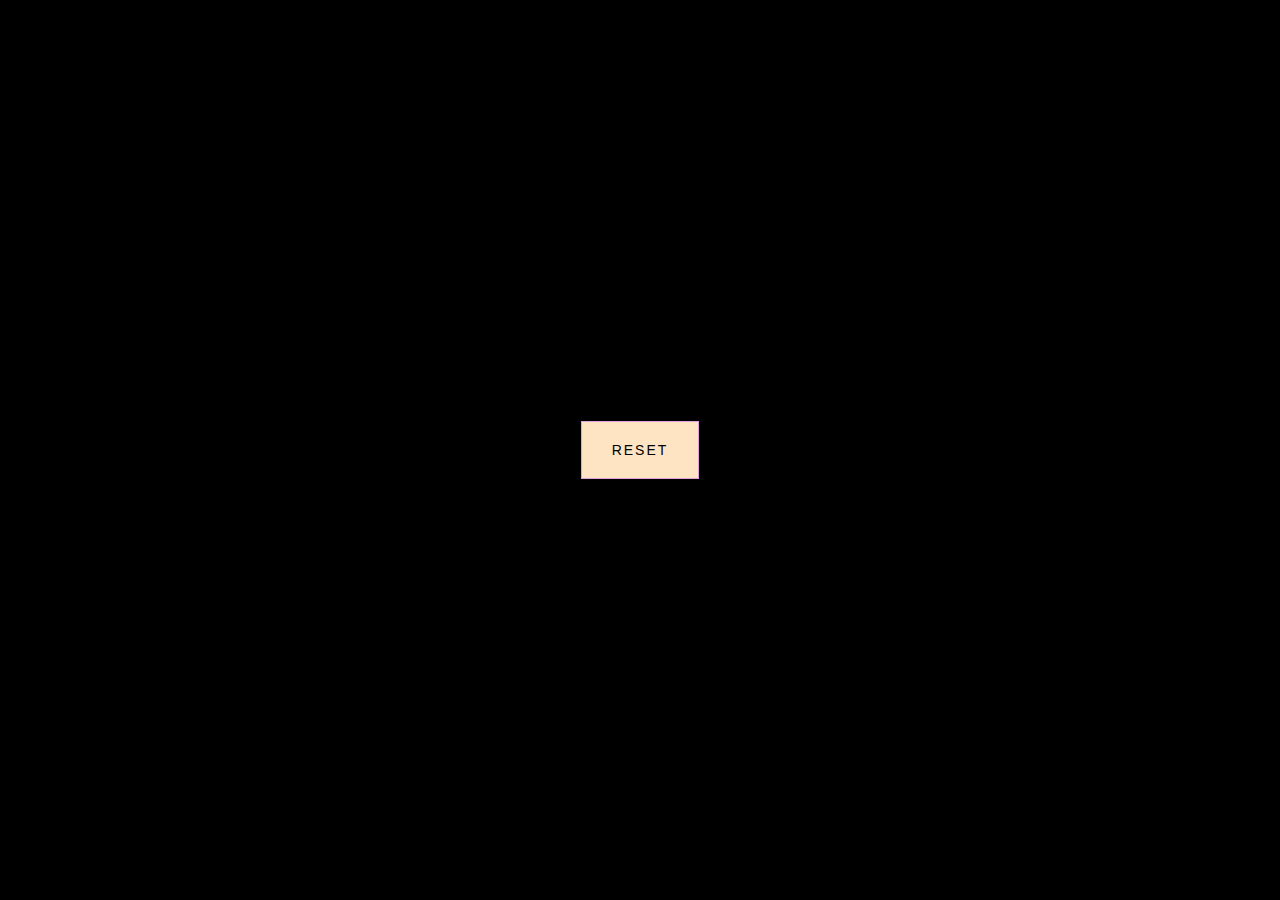
<file: button riple/index.html>
<!DOCTYPE html>
<html lang="en">
<head>
    <meta charset="UTF-8">
    <meta name="viewport" content="width=device-width, initial-scale=1.0">
    <link rel="stylesheet" href="style.css">
    <title>Button Ripple effect

    </title>
</head>
<body>
    <button class="ripple">Reset</button>
    <script src="script.js"></script>
</body>
</html>
</file>
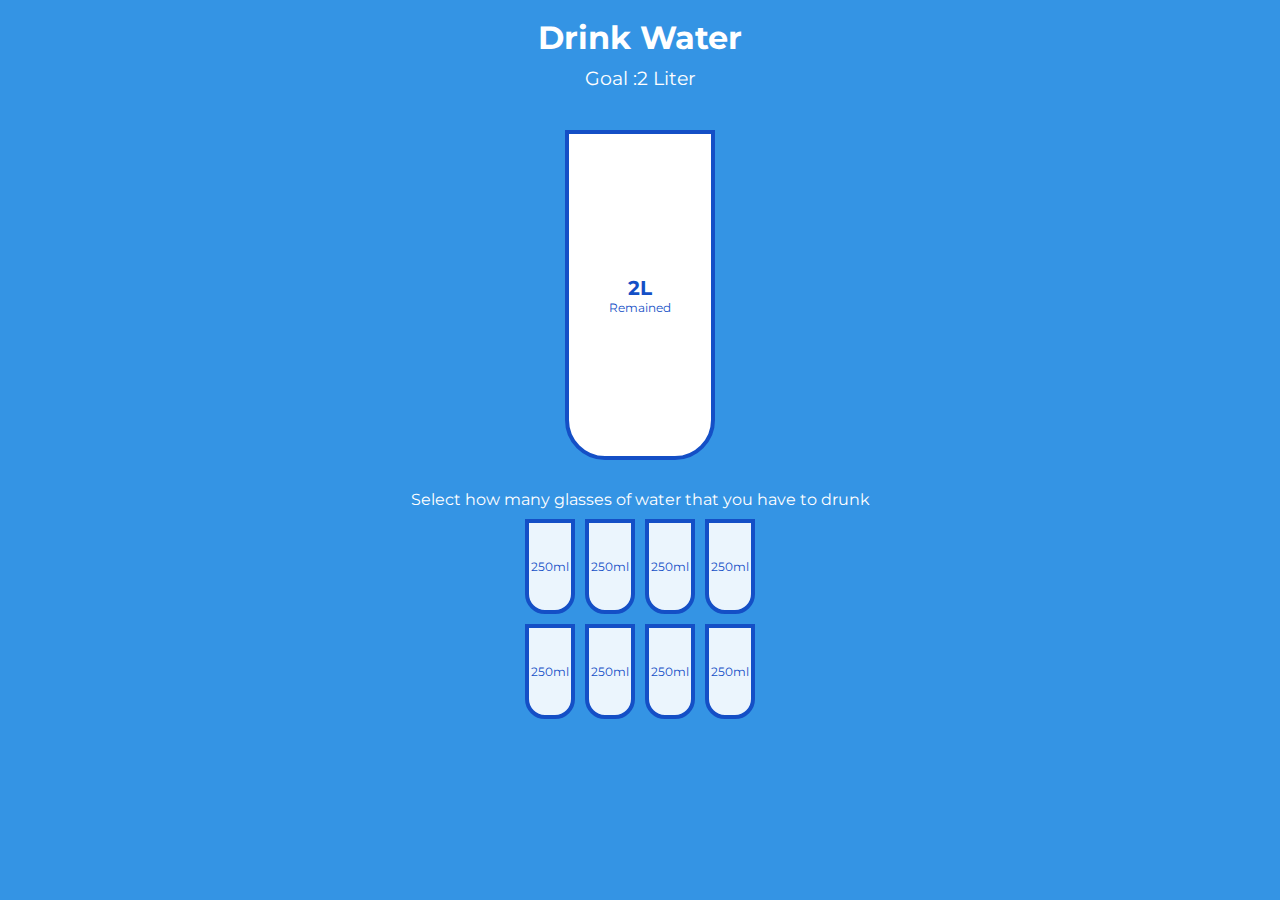
<file: drink water/index.html>
<!DOCTYPE html>
<html lang="en">
<head>
    <meta charset="UTF-8">
    <meta name="viewport" content="width=device-width, initial-scale=1.0">
    <link rel="stylesheet" href="style.css">
    <title>Drink Water</title>
</head>
<body>
    <h1>Drink Water</h1>
    <h3>Goal :2 Liter</h3>
    <div class="cup">
        <div class="remained" id="remained">
            <span id="liters"></span>
            <small> Remained</small>
        </div>
        <div id="percentage" class="percentage"></div>
    </div>
    <p class="text">Select how many glasses of water that you have to drunk</p>
    <div class="cups">
        <div class="cup cups-small">250ml</div>
        <div class="cup cups-small">250ml</div>
        <div class="cup cups-small">250ml</div>
        <div class="cup cups-small">250ml</div>
        <div class="cup cups-small">250ml</div>
        <div class="cup cups-small">250ml</div>
        <div class="cup cups-small">250ml</div>
        <div class="cup cups-small">250ml</div>

    </div>
    <script src="script.js"></script>
</body>
</html>
</file>
<file: button riple/style.css>
*{
    box-sizing: border-box;
}

body{
    background-color: #000;
    display:flex;
    flex-direction: column;
    align-items: center;
    justify-content: center;
    height:100vh;
    overflow: hidden;
    margin: 0;
}

button{
    background-color: bisque;
    color: #000;
    border: 1px plum solid;
    font-size: 14px;
    text-transform: uppercase;
    letter-spacing: 2px;
    padding: 20px 30px;
    overflow: hidden;
    margin: 10px 0;
    position: relative;

}
button:focus{
    outline:none;
}

button .circle{
    position: absolute;
    background-color:#fff;
    width: 100px;
    height: 100px;
    border-radius: 50%;
    transform: translate(-50% ,-50%) scale(0);
    animation: scale 0.5s ease-out;
}

@keyframes scale {
    to{
        transform: translate(-50%,-50%) scale(3);
        opacity: 0;
    }
    
}
</file>
<file: drink water/style.css>
@import url('https://fonts.googleapis.com/css?family=Montserrat:400,600&display=swap');
:root{
   --fill-color:#6ab3f8;
}

*{
    box-sizing: border-box;
}
body{
    background-color: #3494e4;
    color: #fff;
    font-family: 'Montserrat',sans-serif;
    display: flex;
    flex-direction: column;
    align-items: center;
    margin-bottom: 40px;
}
h1{
    margin: 10px 0 0 ;
}
h3{
    font-weight: 400;
    margin: 10px 0;
}
.cup{
    background-color: #fff;
    border: 4px solid;
    border-color: #144fc6;
    color:#144fc6;
    border-radius: 0 0 40px 40px;
    height: 330px;
    width: 150px;
    margin: 30px 0;
    display: flex;
    flex-direction: column;
    overflow: hidden;
}

.cup.cups-small{
    height:95px;
    width: 50px;
    border-radius: 0 0 20px 20px;
    background-color:rgba(255, 255, 255, 0.9);
    cursor: pointer;
    font-size: 12px;
    align-items: center;
    justify-content: center;
    text-align: center;
    margin: 5px;
    transition: 0.3s ease;
}
.cup.cups-small.full{
    background-color: var(--fill-color) ;
    color: #fff;
}

.cups{
    display: flex;
    flex-wrap: wrap;
    align-items: center;
    justify-content: center;
    width: 250px;
}
.remained{
    display: flex;
    flex-direction: column;
    align-items: center;
    justify-content: center;
    text-align: center;
    flex: 1;
    transition: 0.3s ease;
}

.remained span{
    font-size: 20px;
    font-weight: bold;

}

.remained small{
    font-size: 12px;
}

.percentage{
    background-color: var(--fill-color);
    display: flex ;
    align-items: center;
    justify-content: center;
    font-weight:bold ;
    font-size: 30px;
    height: 0;
    transition: 0.3s ease;

}

.text{
    text-align: center;
    margin: 0 0 5px;
}
</file>
